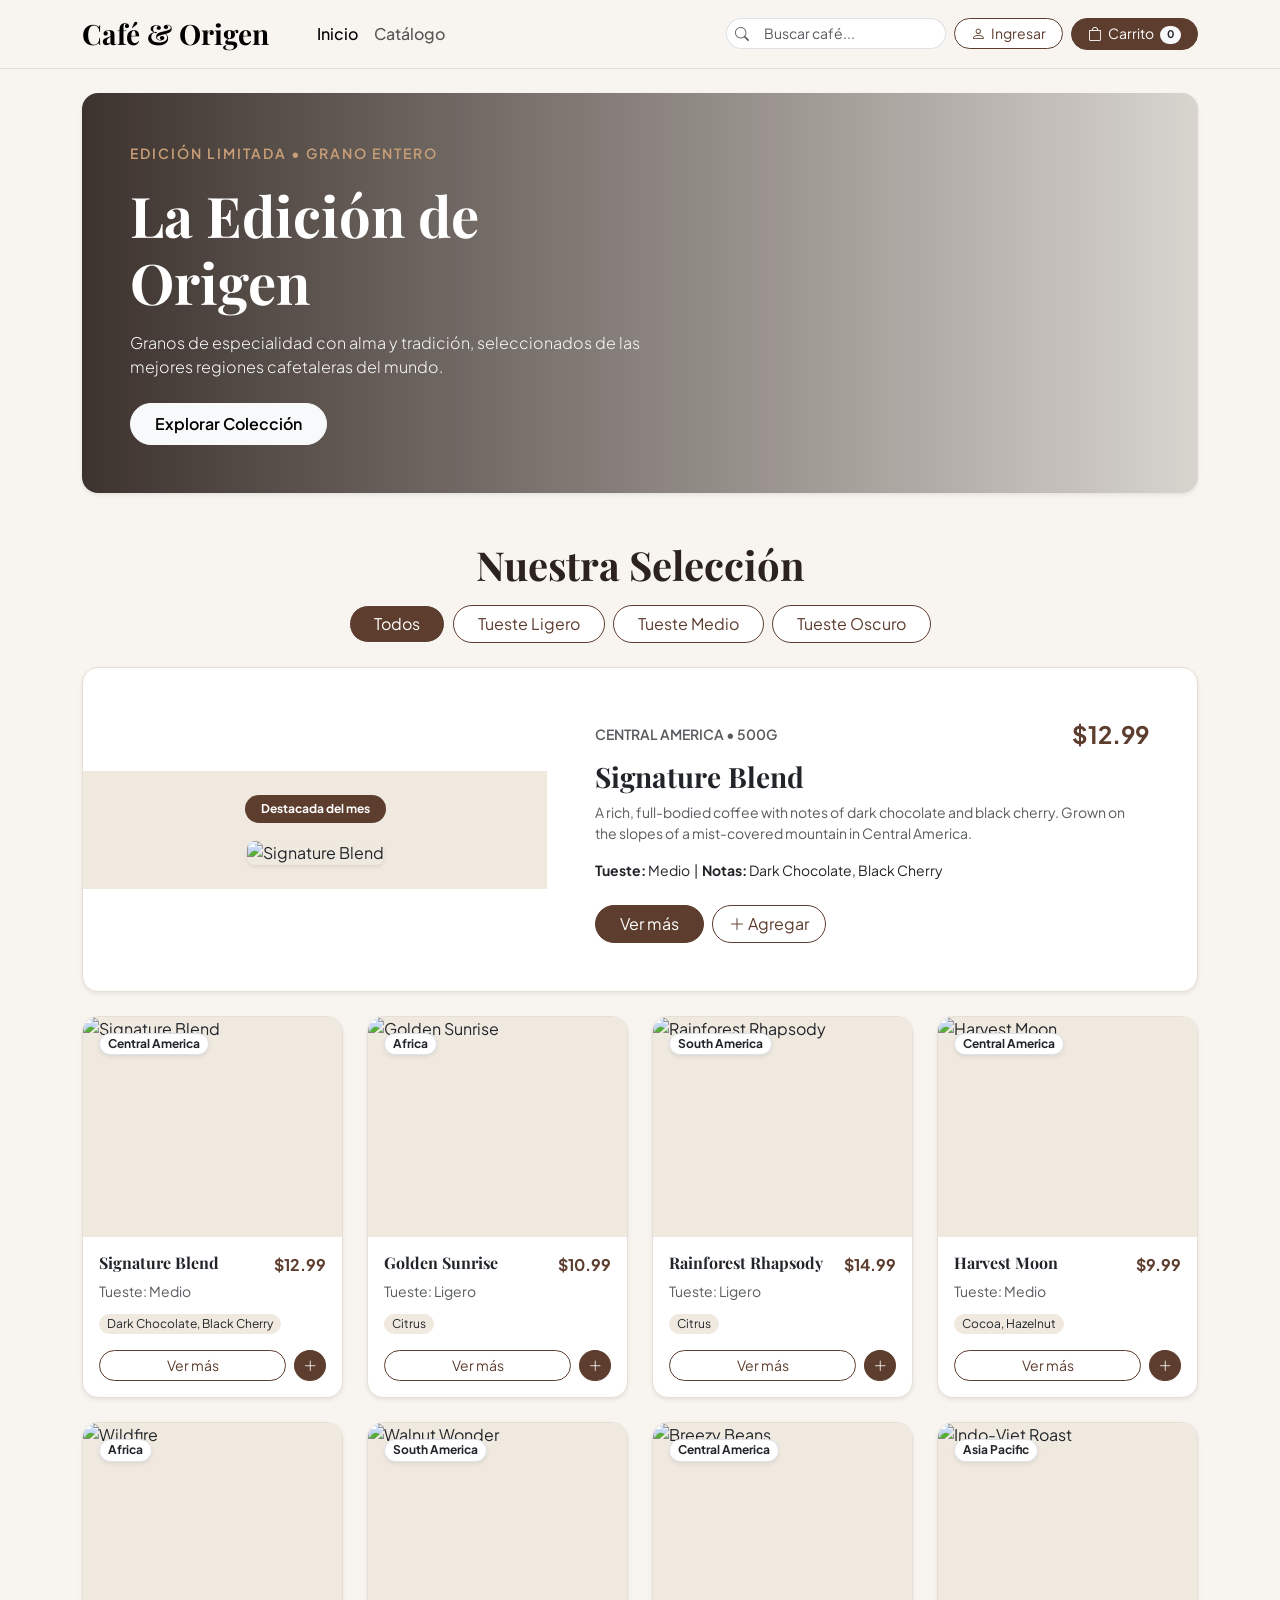
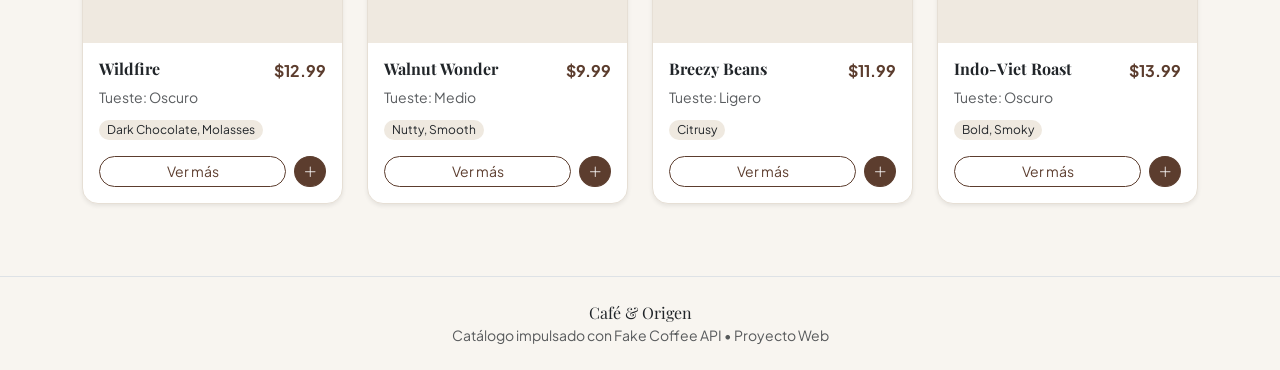
<file: index.html>
<!DOCTYPE html>
<html lang="es">
<head>
    <meta charset="UTF-8">
    <meta name="viewport" content="width=device-width, initial-scale=1.0">
    <title>Café & Origen | Edición de Especialidad</title>
    <!-- Bootstrap 5 CSS -->
    <link href="https://cdn.jsdelivr.net/npm/bootstrap@5.3.3/dist/css/bootstrap.min.css" rel="stylesheet">
    <!-- Bootstrap Icons -->
    <link rel="stylesheet" href="https://cdn.jsdelivr.net/npm/bootstrap-icons@1.11.3/font/bootstrap-icons.min.css">
    <!-- Google Fonts -->
    <link href="https://fonts.googleapis.com/css2?family=Playfair+Display:wght@600;700&family=Plus+Jakarta+Sans:wght@400;500;600&display=swap" rel="stylesheet">
    <!-- Estilos propios -->
    <link rel="stylesheet" href="css/custom.css">
</head>
<body>

    <!-- BARRA DE NAVEGACIÓN -->
    <nav class="navbar navbar-expand-lg sticky-top border-bottom" style="background-color: rgba(248, 245, 240, 0.95); backdrop-filter: blur(8px);">
        <div class="container">
            <a class="navbar-brand font-serif fs-3 fw-bold" href="index.html">Café & Origen</a>
            
            <button class="navbar-toggler" type="button" data-bs-toggle="collapse" data-bs-target="#navbarContent">
                <span class="navbar-toggler-icon"></span>
            </button>

            <div class="collapse navbar-collapse" id="navbarContent">
                <ul class="navbar-nav me-auto mb-2 mb-lg-0 ms-lg-4">
                    <li class="nav-item"><a class="nav-link active fw-medium" href="#">Inicio</a></li>
                    <li class="nav-item"><a class="nav-link fw-medium" href="#catalogo">Catálogo</a></li>
                </ul>

                <div class="d-flex flex-wrap align-items-center gap-2">
                    <!-- Buscador -->
                    <div class="input-group input-group-sm" style="width: 220px;">
                        <span class="input-group-text bg-white border-end-0 rounded-start-pill"><i class="bi bi-search text-muted"></i></span>
                        <input type="text" id="searchInput" class="form-control border-start-0 rounded-end-pill" placeholder="Buscar café...">
                    </div>

                    <!-- Botón de Login o Usuario Logueado -->
                    <div id="authNavContainer">
                        <a href="login.html" class="btn btn-outline-coffee btn-sm rounded-pill px-3">
                            <i class="bi bi-person me-1"></i> Ingresar
                        </a>
                    </div>

                    <!-- Botón del Carrito -->
                    <button class="btn btn-coffee btn-sm rounded-pill px-3 position-relative" type="button" data-bs-toggle="offcanvas" data-bs-target="#cartOffcanvas">
                        <i class="bi bi-bag me-1"></i> Carrito
                        <span id="cartCount" class="badge rounded-pill bg-light text-dark ms-1">0</span>
                    </button>
                </div>
            </div>
        </div>
    </nav>

    <!-- PORTADA EDITORIAL (HERO) -->
    <header class="container my-4">
        <div class="hero-editorial rounded-4 p-4 p-md-5 d-flex align-items-center text-white shadow-sm">
            <div class="col-lg-6">
                <span class="text-uppercase small fw-semibold" style="color: var(--accent-gold); letter-spacing: 2px;">
                    Edición Limitada • Grano Entero
                </span>
                <h1 class="display-4 font-serif fw-bold my-3">La Edición de Origen</h1>
                <p class="lead fs-6 text-light mb-4">
                    Granos de especialidad con alma y tradición, seleccionados de las mejores regiones cafetaleras del mundo.
                </p>
                <a href="#catalogo" class="btn btn-light rounded-pill px-4 py-2 fw-semibold">
                    Explorar Colección
                </a>
            </div>
        </div>
    </header>

    <!-- CATÁLOGO Y FILTROS -->
    <main id="catalogo" class="container py-4 mb-5">
        <div class="text-center mb-4">
            <h2 class="font-serif display-6 fw-bold mb-3">Nuestra Selección</h2>
            
            <!-- Filtros por Nivel de Tueste -->
            <div class="d-flex justify-content-center flex-wrap gap-2" id="filterButtons">
                <button class="btn btn-outline-coffee rounded-pill px-4 active" data-roast="all">Todos</button>
                <button class="btn btn-outline-coffee rounded-pill px-4" data-roast="light">Tueste Ligero</button>
                <button class="btn btn-outline-coffee rounded-pill px-4" data-roast="medium">Tueste Medio</button>
                <button class="btn btn-outline-coffee rounded-pill px-4" data-roast="dark">Tueste Oscuro</button>
            </div>
        </div>

        <!-- Animación de carga -->
        <div id="loadingSpinner" class="text-center my-5">
            <div class="spinner-border" style="color: var(--accent-coffee);" role="status"></div>
            <p class="text-muted mt-2">Cargando colección de cafés...</p>
        </div>

        <!-- Tarjeta Destacada del Mes -->
        <div id="featuredContainer" class="mb-4"></div>

        <!-- Cuadrícula de Productos -->
        <div id="productsGrid" class="row g-4"></div>
    </main>

    <!-- MODAL DE DETALLE DEL CAFÉ -->
    <div class="modal fade" id="coffeeModal" tabindex="-1" aria-hidden="true">
        <div class="modal-dialog modal-dialog-centered modal-lg">
            <div class="modal-content rounded-4 border-0 shadow">
                <div class="modal-header border-0 pb-0">
                    <button type="button" class="btn-close" data-bs-dismiss="modal" aria-label="Cerrar"></button>
                </div>
                <div class="modal-body p-4 pt-0" id="modalBodyContent"></div>
            </div>
        </div>
    </div>

    <!-- PANEL LATERAL DEL CARRITO -->
    <div class="offcanvas offcanvas-end" tabindex="-1" id="cartOffcanvas" style="background-color: var(--bg-cream);">
        <div class="offcanvas-header border-bottom">
            <h5 class="offcanvas-title font-serif fw-bold">Tu Selección</h5>
            <button type="button" class="btn-close" data-bs-dismiss="offcanvas"></button>
        </div>
        <div class="offcanvas-body d-flex flex-column">
            <div id="cartItemsContainer" class="flex-grow-1 overflow-auto"></div>
            <div class="border-top pt-3 mt-3">
                <div class="d-flex justify-content-between align-items-center mb-3">
                    <span class="fw-semibold">Subtotal:</span>
                    <span id="cartTotal" class="fs-5 fw-bold">$0.00</span>
                </div>
                <button id="checkoutBtn" class="btn btn-coffee w-100 rounded-pill py-2 fw-semibold">
                    Finalizar Pedido
                </button>
            </div>
        </div>
    </div>

    <!-- PIE DE PÁGINA -->
    <footer class="border-top py-4 text-center text-muted small">
        <div class="container">
            <p class="mb-0 font-serif fs-6 text-dark">Café & Origen</p>
            <p class="mb-0">Catálogo impulsado con Fake Coffee API • Proyecto Web</p>
        </div>
    </footer>

    <!-- Bootstrap JS -->
    <script src="https://cdn.jsdelivr.net/npm/bootstrap@5.3.3/dist/js/bootstrap.bundle.min.js"></script>
    <!-- Scripts del proyecto -->
    <script src="js/auth.js"></script>
    <script src="js/app.js"></script>
</body>
</html>
</file>
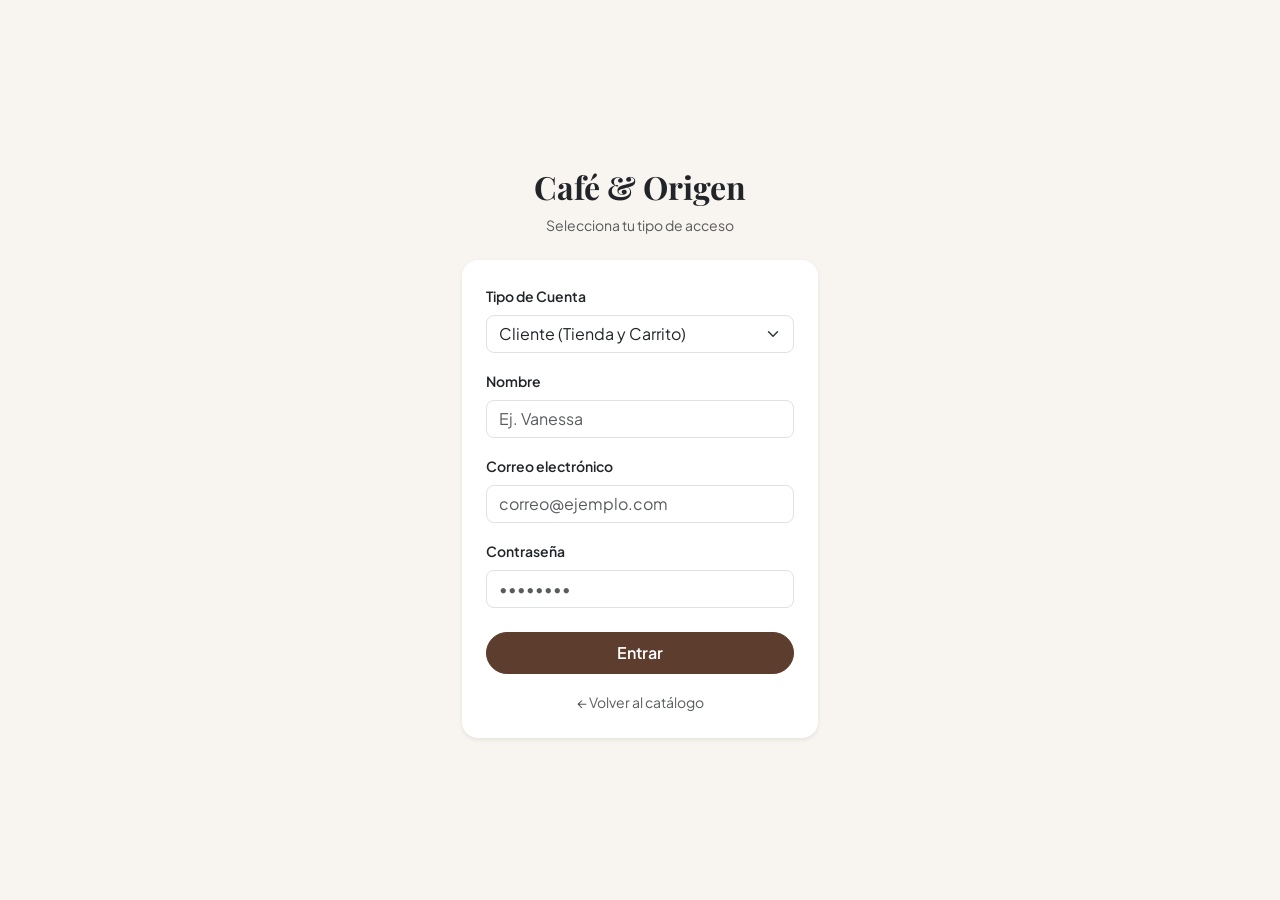
<file: admin.html>
<!DOCTYPE html>
<html lang="es">
<head>
    <meta charset="UTF-8">
    <meta name="viewport" content="width=device-width, initial-scale=1.0">
    <title>Panel Administrador | Café & Origen</title>
    <link href="https://cdn.jsdelivr.net/npm/bootstrap@5.3.3/dist/css/bootstrap.min.css" rel="stylesheet">
    <link rel="stylesheet" href="https://cdn.jsdelivr.net/npm/bootstrap-icons@1.11.3/font/bootstrap-icons.min.css">
    <link href="https://fonts.googleapis.com/css2?family=Playfair+Display:wght@600;700&family=Plus+Jakarta+Sans:wght@400;500;600&display=swap" rel="stylesheet">
    <link rel="stylesheet" href="css/custom.css">
</head>
<body>

    <!-- NAVBAR ADMIN -->
    <nav class="navbar navbar-expand-lg sticky-top border-bottom" style="background-color: rgba(248, 245, 240, 0.95);">
        <div class="container">
            <a class="navbar-brand font-serif fs-3 fw-bold" href="admin.html">
                Café & Origen <span class="badge fs-6 align-middle ms-1" style="background-color: var(--accent-coffee);">Admin</span>
            </a>

            <div class="d-flex align-items-center gap-2 ms-auto">
                <a href="index.html" class="btn btn-outline-coffee btn-sm rounded-pill px-3">
                    <i class="bi bi-eye me-1"></i> Ver como Cliente
                </a>
                <div id="authNavContainer"></div>
            </div>
        </div>
    </nav>

    <!-- CONTENIDO PRINCIPAL ADMIN -->
    <main class="container py-5">
        <div class="d-flex flex-wrap justify-content-between align-items-center mb-4 gap-3">
            <div>
                <h1 class="font-serif fw-bold mb-1">Gestión de Catálogo</h1>
                <p class="text-muted small mb-0">Administra los productos provenientes de Fake Coffee API. Los cambios se reflejan en la vista de cliente.</p>
            </div>
            <div class="d-flex gap-2">
                <button id="resetApiBtn" class="btn btn-outline-secondary btn-sm rounded-pill px-3" title="Restaurar datos originales de la API">
                    <i class="bi bi-arrow-clockwise me-1"></i> Restaurar API
                </button>
                <button class="btn btn-coffee rounded-pill px-4" onclick="openFormModal()">
                    <i class="bi bi-plus-lg me-1"></i> Nuevo Café
                </button>
            </div>
        </div>

        <!-- TARJETAS DE RESUMEN -->
        <div class="row g-3 mb-4">
            <div class="col-md-4">
                <div class="card border-0 shadow-sm rounded-4 p-3">
                    <span class="text-muted small">Total de Productos</span>
                    <h3 id="statTotalProducts" class="font-serif fw-bold mb-0 mt-1">0</h3>
                </div>
            </div>
            <div class="col-md-4">
                <div class="card border-0 shadow-sm rounded-4 p-3">
                    <span class="text-muted small">Precio Promedio</span>
                    <h3 id="statAvgPrice" class="font-serif fw-bold mb-0 mt-1">$0.00</h3>
                </div>
            </div>
            <div class="col-md-4">
                <div class="card border-0 shadow-sm rounded-4 p-3">
                    <span class="text-muted small">Regiones Activas</span>
                    <h3 id="statRegions" class="font-serif fw-bold mb-0 mt-1">0</h3>
                </div>
            </div>
        </div>

        <!-- PESTAÑAS DE NAVEGACIÓN ADMIN -->
<ul class="nav nav-pills mb-3 gap-2" id="adminTabs" role="tablist">
    <li class="nav-item" role="presentation">
        <button class="btn btn-outline-coffee rounded-pill px-4 active" data-bs-toggle="pill" data-bs-target="#tab-productos" type="button">
            <i class="bi bi-cup-hot me-1"></i> Catálogo de Cafés
        </button>
    </li>
    <li class="nav-item" role="presentation">
        <button class="btn btn-outline-coffee rounded-pill px-4" data-bs-toggle="pill" data-bs-target="#tab-pedidos" type="button">
            <i class="bi bi-receipt me-1"></i> Pedidos Recibidos
            <span id="pendingOrdersBadge" class="badge bg-danger rounded-pill ms-1">0</span>
        </button>
    </li>
</ul>

<div class="tab-content">
    <!-- PESTAÑA 1: TABLA DE PRODUCTOS (Tu tabla actual) -->
    <div class="tab-pane fade show active" id="tab-productos">
        <div class="card border-0 shadow-sm rounded-4 overflow-hidden">
            <div class="table-responsive">
                <table class="table table-hover align-middle mb-0 bg-white">
                    <thead style="background-color: #EFE9E0;">
                        <tr>
                            <th class="ps-4">Producto</th>
                            <th>Región</th>
                            <th>Tueste</th>
                            <th>Notas</th>
                            <th>Precio</th>
                            <th class="text-end pe-4">Acciones</th>
                        </tr>
                    </thead>
                    <tbody id="adminTableBody"></tbody>
                </table>
            </div>
        </div>
    </div>

    <!-- PESTAÑA 2: TABLA DE PEDIDOS -->
    <div class="tab-pane fade" id="tab-pedidos">
        <div class="card border-0 shadow-sm rounded-4 overflow-hidden">
            <div class="table-responsive">
                <table class="table table-hover align-middle mb-0 bg-white">
                    <thead style="background-color: #EFE9E0;">
                        <tr>
                            <th class="ps-4">Folio</th>
                            <th>Cliente</th>
                            <th>Fecha</th>
                            <th>Productos</th>
                            <th>Total</th>
                            <th>Estado</th>
                        </tr>
                    </thead>
                    <tbody id="ordersTableBody"></tbody>
                </table>
            </div>
        </div>
    </div>
</div>

        <!-- TABLA DE INVENTARIO -->
        <div class="card border-0 shadow-sm rounded-4 overflow-hidden">
            <div class="table-responsive">
                <table class="table table-hover align-middle mb-0 bg-white">
                    <thead style="background-color: #EFE9E0;">
                        <tr>
                            <th class="ps-4">Producto</th>
                            <th>Región</th>
                            <th>Tueste</th>
                            <th>Notas</th>
                            <th>Precio</th>
                            <th class="text-end pe-4">Acciones</th>
                        </tr>
                    </thead>
                    <tbody id="adminTableBody">
                        <!-- Se llena desde js/admin.js -->
                    </tbody>
                </table>
            </div>
        </div>
    </main>

    <!-- MODAL PARA AGREGAR / EDITAR CAFÉ -->
    <div class="modal fade" id="productFormModal" tabindex="-1" aria-hidden="true">
        <div class="modal-dialog modal-dialog-centered">
            <div class="modal-content rounded-4 border-0 shadow">
                <div class="modal-header border-0">
                    <h5 class="modal-title font-serif fw-bold" id="formModalTitle">Agregar Café</h5>
                    <button type="button" class="btn-close" data-bs-dismiss="modal"></button>
                </div>
                <div class="modal-body">
                    <form id="coffeeForm">
                        <input type="hidden" id="coffeeId">
                        
                        <div class="mb-3">
                            <label class="form-label small fw-semibold">Nombre del Café</label>
                            <input type="text" class="form-control rounded-3" id="coffeeName" required>
                        </div>

                        <div class="row g-2 mb-3">
                            <div class="col-6">
                                <label class="form-label small fw-semibold">Región</label>
                                <input type="text" class="form-control rounded-3" id="coffeeRegion" placeholder="Ej. South America" required>
                            </div>
                            <div class="col-6">
                                <label class="form-label small fw-semibold">Precio ($)</label>
                                <input type="number" step="0.01" class="form-control rounded-3" id="coffeePrice" required>
                            </div>
                        </div>

                        <div class="row g-2 mb-3">
                            <div class="col-6">
                                <label class="form-label small fw-semibold">Nivel de Tueste (1-5)</label>
                                <select class="form-select rounded-3" id="coffeeRoast">
                                    <option value="1">1 - Muy Ligero</option>
                                    <option value="2">2 - Ligero</option>
                                    <option value="3" selected>3 - Medio</option>
                                    <option value="4">4 - Oscuro</option>
                                    <option value="5">5 - Muy Oscuro</option>
                                </select>
                            </div>
                            <div class="col-6">
                                <label class="form-label small fw-semibold">Peso (g)</label>
                                <input type="number" class="form-control rounded-3" id="coffeeWeight" value="500" required>
                            </div>
                        </div>

                        <div class="mb-3">
                            <label class="form-label small fw-semibold">Notas de Sabor (separadas por coma)</label>
                            <input type="text" class="form-control rounded-3" id="coffeeFlavors" placeholder="Chocolate, Caramel, Citrus" required>
                        </div>

                        <div class="mb-3">
                            <label class="form-label small fw-semibold">Descripción</label>
                            <textarea class="form-control rounded-3" id="coffeeDesc" rows="2" required></textarea>
                        </div>

                        <div class="mb-4">
                            <label class="form-label small fw-semibold">URL de Imagen (opcional)</label>
                            <input type="url" class="form-control rounded-3" id="coffeeImg" placeholder="https://...">
                        </div>

                        <button type="submit" class="btn btn-coffee w-100 rounded-pill py-2 fw-semibold">
                            Guardar Cambios
                        </button>
                    </form>
                </div>
            </div>
        </div>
    </div>

    <script src="https://cdn.jsdelivr.net/npm/bootstrap@5.3.3/dist/js/bootstrap.bundle.min.js"></script>
    <script src="js/auth.js"></script>
    <script src="js/admin.js"></script>
</body>
</html>
</file>
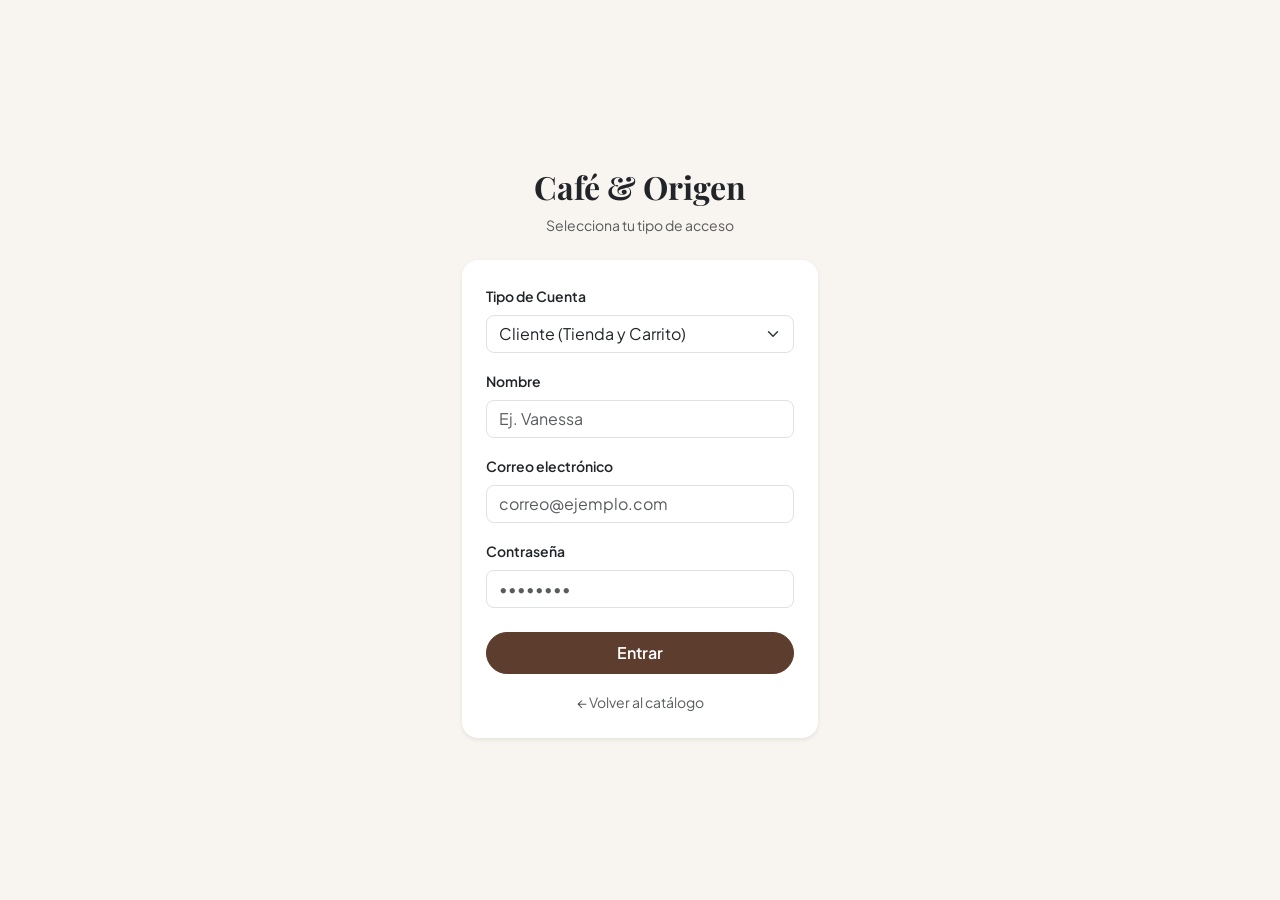
<file: login.html>
<!DOCTYPE html>
<html lang="es">
<head>
    <meta charset="UTF-8">
    <meta name="viewport" content="width=device-width, initial-scale=1.0">
    <title>Iniciar Sesión | Café & Origen</title>
    <link href="https://cdn.jsdelivr.net/npm/bootstrap@5.3.3/dist/css/bootstrap.min.css" rel="stylesheet">
    <link href="https://fonts.googleapis.com/css2?family=Playfair+Display:wght@600;700&family=Plus+Jakarta+Sans:wght@400;500;600&display=swap" rel="stylesheet">
    <link rel="stylesheet" href="css/custom.css">
</head>
<body class="d-flex align-items-center min-vh-100">

    <div class="container">
        <div class="row justify-content-center">
            <div class="col-md-5 col-lg-4">
                <div class="text-center mb-4">
                    <a href="index.html" class="text-decoration-none text-dark font-serif fs-2 fw-bold">Café & Origen</a>
                    <p class="text-muted small mt-1">Selecciona tu tipo de acceso</p>
                </div>

                <div class="card border-0 shadow-sm rounded-4 p-4">
                    <form id="loginForm">
                        <div class="mb-3">
                            <label for="userRole" class="form-label small fw-semibold">Tipo de Cuenta</label>
                            <select class="form-select rounded-3" id="userRole" required>
                                <option value="cliente">Cliente (Tienda y Carrito)</option>
                                <option value="admin">Administrador (Gestión de Catálogo)</option>
                            </select>
                        </div>

                        <div class="mb-3">
                            <label for="userName" class="form-label small fw-semibold">Nombre</label>
                            <input type="text" class="form-control rounded-3" id="userName" placeholder="Ej. Vanessa" required>
                        </div>

                        <div class="mb-3">
                            <label for="userEmail" class="form-label small fw-semibold">Correo electrónico</label>
                            <input type="email" class="form-control rounded-3" id="userEmail" placeholder="correo@ejemplo.com" required>
                        </div>

                        <div class="mb-4">
                            <label for="userPassword" class="form-label small fw-semibold">Contraseña</label>
                            <input type="password" class="form-control rounded-3" id="userPassword" placeholder="••••••••" required minlength="4">
                        </div>

                        <button type="submit" class="btn btn-coffee w-100 rounded-pill py-2 fw-semibold">
                            Entrar
                        </button>
                    </form>

                    <div class="text-center mt-3">
                        <a href="index.html" class="text-muted small text-decoration-none">← Volver al catálogo</a>
                    </div>
                </div>
            </div>
        </div>
    </div>

    <script src="js/auth.js"></script>
</body>
</html>
</file>
<file: css/custom.css>
/* =========================================================
   PALETA DE COLORES Y FUENTES (Modifica aquí si quieres cambiar el tema)
   ========================================================= */
:root {
    --bg-cream: #F8F5F0;
    --text-dark: #2C221E;
    --accent-coffee: #5C3D2E;
    --accent-gold: #C89F77;
    --font-serif: 'Playfair Display', Georgia, serif;
    --font-sans: 'Plus Jakarta Sans', sans-serif;
}

body {
    background-color: var(--bg-cream);
    color: var(--text-dark);
    font-family: var(--font-sans);
}

.font-serif {
    font-family: var(--font-serif);
}

/* Botones personalizados */
.btn-coffee {
    background-color: var(--accent-coffee);
    color: #fff;
    border: 1px solid var(--accent-coffee);
}

.btn-coffee:hover, .btn-coffee.active {
    background-color: #3E271D;
    color: #fff;
    border-color: #3E271D;
}

.btn-outline-coffee {
    color: var(--accent-coffee);
    border: 1px solid var(--accent-coffee);
    background-color: #fff;
}

.btn-outline-coffee:hover, .btn-outline-coffee.active {
    background-color: var(--accent-coffee);
    color: #fff;
}

/* Portada Hero estilo revista */
.hero-editorial {
    min-height: 400px;
    background: linear-gradient(90deg, rgba(35, 24, 19, 0.88) 0%, rgba(35, 24, 19, 0.45) 60%, rgba(35, 24, 19, 0.15) 100%),
                url('https://images.unsplash.com/photo-1495474472287-4d71bcdd2085?auto=format&fit=crop&w=1400&q=80') center/cover no-repeat;
}

/* Tarjetas del catálogo */
.coffee-card {
    transition: transform 0.25s ease, box-shadow 0.25s ease;
    border-color: #E6DFD5 !important;
}

.coffee-card:hover {
    transform: translateY(-5px);
    box-shadow: 0 12px 25px rgba(44, 34, 30, 0.08) !important;
}

.coffee-img-box {
    background-color: #EFE9E0;
    height: 220px;
    display: flex;
    align-items: center;
    justify-content: center;
    padding: 1rem;
}

.coffee-img-box img {
    max-height: 185px;
    object-fit: contain;
    transition: transform 0.3s ease;
}

.coffee-card:hover .coffee-img-box img {
    transform: scale(1.06);
}
</file>
